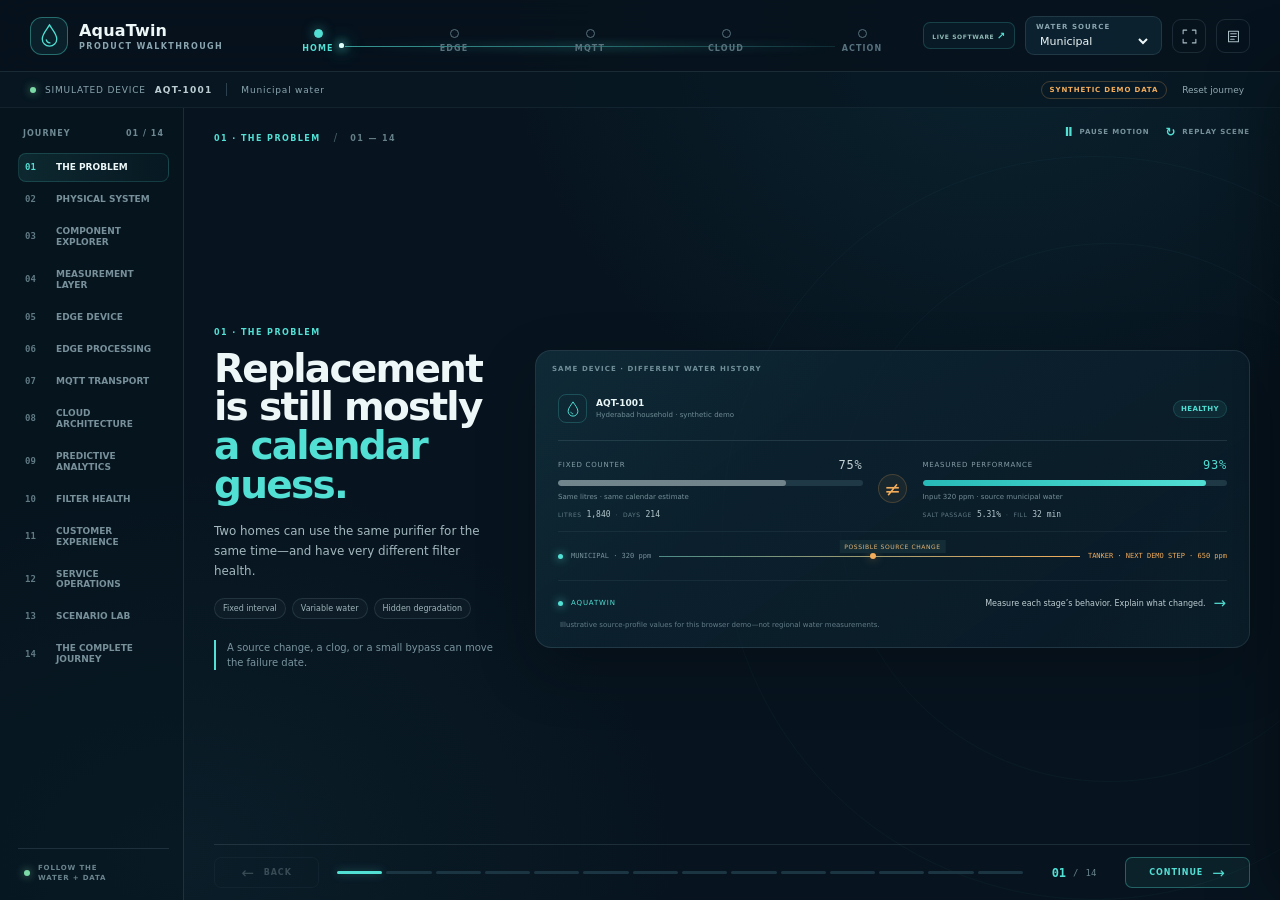
<file: index.html>
<!doctype html>
<html lang="en">
  <head>
    <meta charset="UTF-8" />
    <meta name="viewport" content="width=device-width, initial-scale=1.0" />
    <meta name="theme-color" content="#07141f" />
    <meta
      name="description"
      content="AquaTwin interactive engineering walkthrough — from purifier sensors to predictive service."
    />
    <link rel="icon" type="image/svg+xml" href="./favicon.svg" />
    <title>AquaTwin — Interactive Product Walkthrough</title>
    <link rel="stylesheet" href="./styles.css" />
    <script src="./app.js" defer></script>
  </head>
  <body>
    <div class="app-shell">
      <header class="topbar">
        <a class="brand" href="#" aria-label="AquaTwin walkthrough home" data-action="reset">
          <span class="brand-mark" aria-hidden="true">
            <svg viewBox="0 0 32 32">
              <path d="M16 3.5C12.6 9.1 7.4 14.2 7.4 20a8.6 8.6 0 0 0 17.2 0C24.6 14.2 19.4 9.1 16 3.5Z" />
              <path d="M12.2 21.1c.5 2.1 2 3.3 4.3 3.6" />
            </svg>
          </span>
          <span class="brand-copy">
            <strong>AquaTwin</strong>
            <small>PRODUCT WALKTHROUGH</small>
          </span>
        </a>

        <div class="journey-ribbon" aria-label="AquaTwin system journey">
          <div class="journey-line"></div>
          <span class="journey-packet packet-one"></span>
          <span class="journey-packet packet-two"></span>
          <button class="journey-node is-active" data-zone="home"><i></i><span>HOME</span></button>
          <button class="journey-node" data-zone="edge"><i></i><span>EDGE</span></button>
          <button class="journey-node" data-zone="mqtt"><i></i><span>MQTT</span></button>
          <button class="journey-node" data-zone="cloud"><i></i><span>CLOUD</span></button>
          <button class="journey-node" data-zone="action"><i></i><span>ACTION</span></button>
        </div>

        <div class="top-actions">
          <a class="software-demo-link" href="http://127.0.0.1:8000/console" title="Open the live synthetic backend demo">LIVE SOFTWARE <span>↗</span></a>
          <label class="compact-select">
            <span>WATER SOURCE</span>
            <select id="source-select" aria-label="Change simulated water source">
              <option value="municipal">Municipal</option>
              <option value="tanker">Tanker</option>
              <option value="borewell">Borewell</option>
            </select>
          </label>
          <button class="icon-button" id="fullscreen-button" title="Toggle fullscreen (F)" aria-label="Toggle fullscreen">
            <svg viewBox="0 0 24 24" aria-hidden="true"><path d="M8 3H3v5M16 3h5v5M3 16v5h5M21 16v5h-5" /></svg>
          </button>
          <button class="icon-button" id="notes-button" title="Presenter notes (N)" aria-label="Toggle presenter notes">
            <svg viewBox="0 0 24 24" aria-hidden="true"><path d="M5 4.5h14v15H5zM8 8h8M8 12h8M8 16h5" /></svg>
          </button>
        </div>
      </header>

      <div class="journey-context">
        <div class="context-left">
          <span class="live-dot"></span>
          <span>SIMULATED DEVICE</span>
          <b>AQT-1001</b>
          <span class="context-divider"></span>
          <span id="source-label">Municipal water</span>
        </div>
        <div class="context-right">
          <span class="demo-chip">SYNTHETIC DEMO DATA</span>
          <button class="text-button" id="reset-button">Reset journey</button>
        </div>
      </div>

      <div class="workspace">
        <aside class="scene-rail" aria-label="Walkthrough chapters">
          <div class="rail-heading"><span>JOURNEY</span><span id="rail-count">01 / 14</span></div>
          <nav id="scene-navigation" class="scene-navigation"></nav>
          <div class="rail-bottom">
            <span class="rail-pulse"></span>
            <span>FOLLOW THE<br />WATER + DATA</span>
          </div>
        </aside>

        <main class="stage" id="stage" aria-live="polite">
          <div class="stage-topline">
            <div>
              <span class="eyebrow" id="scene-kicker">THE OPPORTUNITY</span>
              <span class="stage-separator">/</span>
              <span class="eyebrow muted" id="scene-index">01 — 14</span>
            </div>
            <div class="stage-actions">
              <button class="subtle-button" id="motion-button" title="Pause motion (P)">
                <span class="motion-icon">Ⅱ</span><span id="motion-label">PAUSE MOTION</span>
              </button>
              <button class="subtle-button" id="replay-button" title="Replay this scene (R)">
                <span class="replay-icon">↻</span><span>REPLAY SCENE</span>
              </button>
            </div>
          </div>

          <section class="scene-host" id="scene-host" aria-label="Current walkthrough scene"></section>

          <footer class="controlbar">
            <button class="nav-button previous" id="previous-button" aria-label="Previous scene">
              <span aria-hidden="true">←</span><span>BACK</span>
            </button>
            <div class="progress-track" id="progress-track" aria-label="Scene progress"></div>
            <div class="scene-counter"><strong id="counter-current">01</strong><span>/</span><span>14</span></div>
            <button class="nav-button next" id="next-button" aria-label="Next scene">
              <span>CONTINUE</span><span aria-hidden="true">→</span>
            </button>
          </footer>
        </main>
      </div>

      <aside class="notes-drawer" id="notes-drawer" aria-hidden="true">
        <div class="notes-header">
          <div><span class="eyebrow">PRESENTER VIEW</span><h2>Talk track & build notes</h2></div>
          <button class="close-button" id="close-notes" aria-label="Close notes">×</button>
        </div>
        <div id="notes-content" class="notes-content"></div>
      </aside>
      <div class="drawer-scrim" id="drawer-scrim"></div>

      <div id="toast" class="toast" role="status" aria-live="polite"></div>
    </div>
  </body>
</html>
</file>
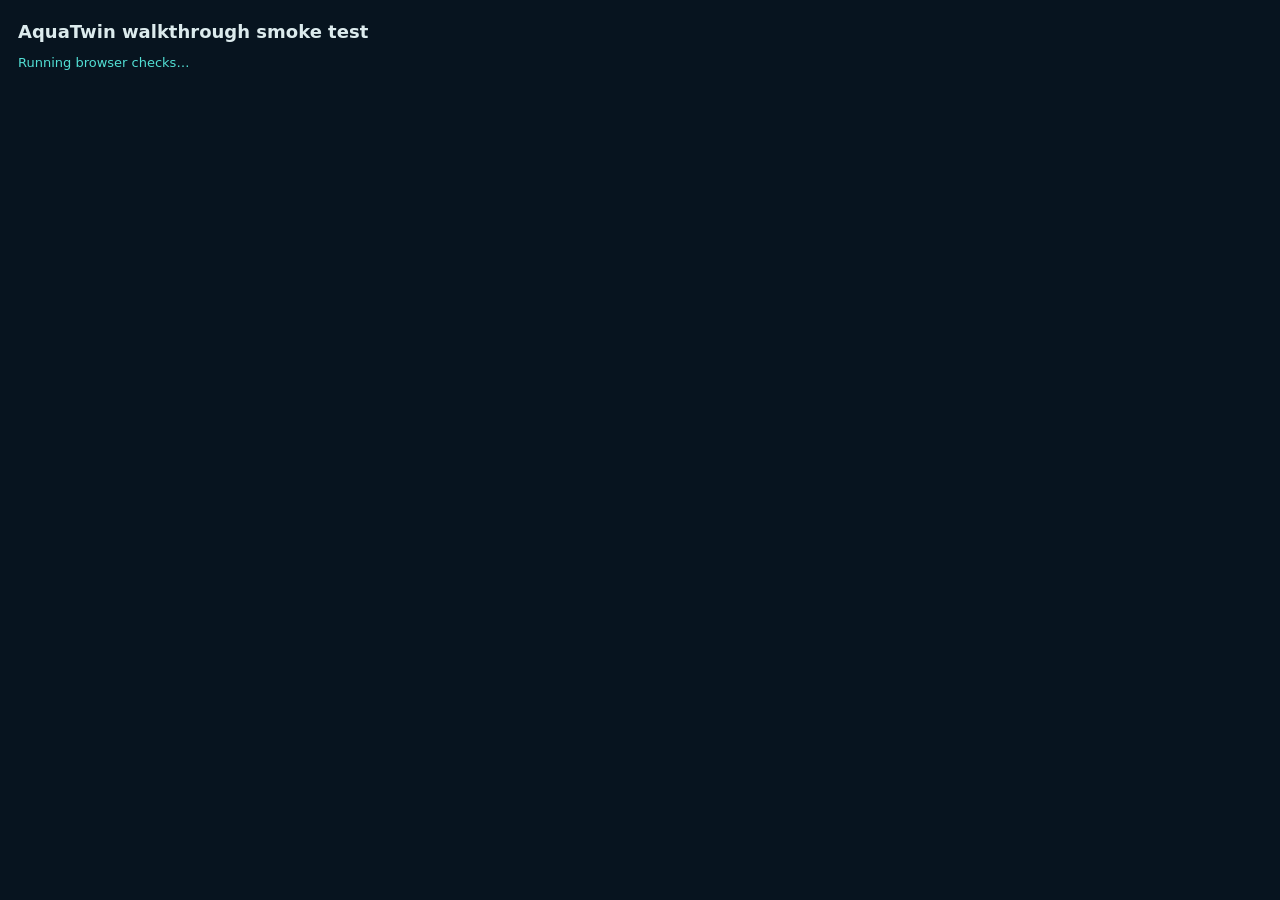
<file: tests/smoke.html>
<!doctype html>
<html lang="en">
  <head>
    <meta charset="utf-8" />
    <meta name="viewport" content="width=device-width,initial-scale=1" />
    <title>AquaTwin browser smoke test</title>
    <style>
      body { margin: 0; padding: 18px; color: #dcebed; background: #07141f; font: 13px/1.5 system-ui,sans-serif; }
      h1 { margin: 0 0 8px; font-size: 18px; }
      #result { color: #52dfd4; white-space: pre-wrap; }
      #failures { color: #ff8b8f; }
      iframe { position: fixed; width: 1px; height: 1px; left: -10px; top: -10px; border: 0; }
    </style>
  </head>
  <body>
    <h1>AquaTwin walkthrough smoke test</h1>
    <div id="result">Running browser checks…</div>
    <div id="failures"></div>
    <iframe title="AquaTwin walkthrough under test" src="../index.html"></iframe>
    <script>
      const result = document.querySelector("#result");
      const failureBox = document.querySelector("#failures");
      const wait = (ms = 150) => new Promise((resolve) => setTimeout(resolve, ms));
      const failures = [];
      const check = (condition, message) => { if (!condition) failures.push(message); };

      async function run() {
        const frame = document.querySelector("iframe");
        if (frame.contentDocument.readyState !== "complete") {
          await new Promise((resolve) => frame.addEventListener("load", resolve, { once: true }));
        }
        await wait(200);
        const doc = frame.contentDocument;
        const click = (selector) => {
          const element = doc.querySelector(selector);
          if (!element) throw new Error(`Missing test target: ${selector}`);
          element.dispatchEvent(new frame.contentWindow.MouseEvent("click", { bubbles: true, cancelable: true }));
        };

        check(doc.querySelectorAll(".scene-link").length === 14, "Expected all 14 scenes in the navigation rail.");
        for (let index = 0; index < 14; index += 1) {
          click(`.scene-link[data-scene="${index}"]`);
          await wait(160);
          check(doc.querySelector("#scene-index").textContent.startsWith(String(index + 1).padStart(2, "0")), `Scene ${index + 1} did not navigate.`);
          check(Boolean(doc.querySelector("#scene-host h1")), `Scene ${index + 1} has no visible narrative heading.`);
        }

        // Interactive purifier and sensor exploration.
        click('.scene-link[data-scene="2"]');
        await wait(170);
        click('[data-part="sediment"]');
        await wait(100);
        check(doc.querySelector(".selection-card").textContent.includes("Sediment"), "Purifier component selection did not update its explanation.");
        click('.scene-link[data-scene="3"]');
        await wait(170);
        click('[data-sensor="output-tds"]');
        await wait(80);
        check(doc.querySelector(".sensor-selection").textContent.includes("Output TDS"), "Sensor selection did not update its explanation.");

        // Shared source state and the brief's formula example.
        const source = doc.querySelector("#source-select");
        source.value = "tanker";
        source.dispatchEvent(new Event("change", { bubbles: true }));
        await wait(80);
        click('.scene-link[data-scene="3"]');
        await wait(170);
        check(doc.querySelector(".sensor-explorer").textContent.includes("650 ppm"), "Tanker profile did not reach the sensor scene.");
        check(doc.querySelector(".sensor-explorer").textContent.includes("35 ppm"), "Expected the synthetic 650/35 ppm example.");

        click('.scene-link[data-scene="5"]');
        await wait(170);
        source.value = "municipal";
        source.dispatchEvent(new Event("change", { bubbles: true }));
        await wait(80);
        click('[data-action="use-formula-example"]');
        await wait(80);
        check(doc.querySelector(".formula-result").textContent.includes("1.092"), "TCF example did not calculate as expected at 28 C.");
        check(doc.querySelector(".formula-result:nth-of-type(2)")?.textContent.includes("5.38%") ||
          [...doc.querySelectorAll(".formula-result")].some((node) => node.textContent.includes("5.38%")), "Salt-passage example did not calculate as expected.");
        for (const [key, value] of [["qp", "0.25"], ["ndpRef", "0.5"], ["ndp", "0.4"]]) {
          const input = doc.querySelector(`[data-npf="${key}"]`);
          input.value = value;
          input.dispatchEvent(new Event("input", { bubbles: true }));
        }
        check(doc.querySelector("#npf-result").textContent.includes("configured demo inputs"), "Configured NPF inputs did not produce a result.");

        // Faults update measurements and route through the service workflow.
        click('.scene-link[data-scene="12"]');
        await wait(170);
        click('[data-fault="ro-bypass"]');
        await wait(100);
        check(doc.querySelector('[data-live="scenario-quality"]').textContent === "VALID", "Bypass should remain a purifier fault, not a sensor fault.");
        check(doc.querySelector('[data-live="scenario-passage"]').textContent.includes("%"), "Bypass did not update shared salt-passage output.");

        click('[data-fault="sensor-malfunction"]');
        await wait(100);
        check(doc.querySelector('[data-live="scenario-quality"]').textContent === "SUSPECT", "Sensor malfunction did not lower telemetry quality.");
        check(doc.querySelector(".safety-strip").textContent.includes("not overridden"), "Safety interlock independence is not shown.");

        click('[data-fault="ro-fouling"]');
        await wait(100);
        click('.scene-link[data-scene="11"]');
        await wait(170);
        for (let step = 0; step < 5; step += 1) click('[data-action="advance-service"]');
        check(doc.querySelector(".service-board-head .tag").textContent.includes("DELIVERED"), "Service flow did not reach simulated delivery.");

        click('.scene-link[data-scene="13"]');
        await wait(170);
        click(".replay-full");
        await wait(21500);
        check(doc.querySelector("#scene-index").textContent.startsWith("14"), "End-to-end replay did not reach its final chapter.");
        check(doc.querySelector(".context-left").textContent.includes("Tanker water"), "End-to-end replay did not carry source state through the journey.");
        check(doc.querySelector("#scene-host").textContent.includes("Replay"), "End-to-end replay did not render the final journey state.");

        if (failures.length) {
          result.textContent = `FAIL · ${failures.length} issue(s)`;
          failureBox.textContent = failures.map((item) => `• ${item}`).join("\n");
          document.documentElement.dataset.testResult = "fail";
        } else {
          result.textContent = "PASS · 14 scenes, shared source/fault state, example calculations, NPF configuration, sensor-quality fallback, safety lane, and service workflow.";
          document.documentElement.dataset.testResult = "pass";
        }
      }

      run().catch((error) => {
        result.textContent = `FAIL · ${error.message}`;
        document.documentElement.dataset.testResult = "fail";
      });
    </script>
  </body>
</html>
</file>
<file: styles.css>
:root {
  color-scheme: dark;
  --ink: #07141f;
  --ink-2: #0a1b27;
  --panel: #0d2230;
  --panel-2: #102a38;
  --panel-3: #163746;
  --line: rgba(151, 190, 203, 0.15);
  --line-strong: rgba(151, 190, 203, 0.26);
  --text: #edf7f8;
  --muted: #8aa5af;
  --soft: #bdced2;
  --cyan: #52dfd4;
  --cyan-2: #27b9b7;
  --blue: #5d9fff;
  --amber: #f3ad5b;
  --red: #ff6d72;
  --green: #7cdaa7;
  --radius: 16px;
  --shadow: 0 22px 60px rgba(0, 0, 0, 0.24);
  font-family: Inter, "Aptos", "Segoe UI", system-ui, -apple-system, sans-serif;
  font-synthesis: none;
  text-rendering: optimizeLegibility;
}

* { box-sizing: border-box; }
html, body { width: 100%; height: 100%; margin: 0; overflow: hidden; }
body {
  color: var(--text);
  background:
    radial-gradient(ellipse at 78% 2%, rgba(21, 89, 103, 0.21), transparent 35%),
    radial-gradient(ellipse at 14% 95%, rgba(29, 84, 93, 0.15), transparent 32%),
    var(--ink);
}
button, select, input { font: inherit; }
button { color: inherit; }
button:focus-visible, select:focus-visible, input:focus-visible, [tabindex="0"]:focus-visible {
  outline: 2px solid var(--cyan);
  outline-offset: 3px;
}
svg { display: block; }

.app-shell { height: 100%; min-height: 560px; display: flex; flex-direction: column; position: relative; overflow: hidden; }
.topbar {
  height: 72px; flex: 0 0 72px; display: grid; grid-template-columns: 235px minmax(360px, 1fr) 335px;
  align-items: center; gap: 26px; padding: 0 30px; border-bottom: 1px solid var(--line);
  background: rgba(6, 18, 28, 0.86); z-index: 5; backdrop-filter: blur(18px);
}
.brand { display: inline-flex; gap: 11px; align-items: center; color: var(--text); text-decoration: none; width: max-content; }
.brand-mark { display: grid; place-items: center; width: 38px; height: 38px; border: 1px solid rgba(82, 223, 212, .4); border-radius: 12px; background: rgba(82, 223, 212, .08); }
.brand-mark svg { width: 27px; height: 27px; fill: none; stroke: var(--cyan); stroke-width: 1.55; stroke-linecap: round; }
.brand-copy { display: grid; gap: 2px; }
.brand-copy strong { font-size: 16px; letter-spacing: .01em; }
.brand-copy small { font-size: 8px; font-weight: 700; letter-spacing: .18em; color: var(--muted); }

.journey-ribbon { align-self: stretch; position: relative; display: flex; justify-content: space-between; align-items: center; max-width: 610px; width: 100%; margin: auto; }
.journey-line { position: absolute; top: 27px; left: 9%; right: 9%; height: 1px; background: linear-gradient(90deg, rgba(82,223,212,.65), rgba(82,223,212,.13)); }
.journey-line::after { content: ""; position: absolute; inset: -2px 0; background: linear-gradient(90deg, transparent, rgba(82,223,212,.25), transparent); filter: blur(4px); }
.journey-node { appearance: none; position: relative; z-index: 1; border: 0; background: transparent; padding: 10px 4px 0; display: grid; justify-items: center; gap: 6px; color: #58727e; cursor: pointer; min-width: 54px; }
.journey-node i { width: 9px; height: 9px; border: 1px solid #58727e; background: var(--ink); border-radius: 50%; transition: .3s ease; }
.journey-node span { font-size: 8px; letter-spacing: .14em; font-weight: 700; }
.journey-node.is-active { color: var(--cyan); }
.journey-node.is-active i, .journey-node.is-passed i { background: var(--cyan); border-color: var(--cyan); box-shadow: 0 0 12px rgba(82,223,212,.55); }
.journey-node.is-passed { color: #8ebebd; }
.journey-packet { position: absolute; z-index: 2; top: 24px; left: 8%; width: 5px; height: 5px; border-radius: 50%; background: #dffffa; box-shadow: 0 0 10px var(--cyan), 0 0 20px var(--cyan); animation: ribbonTravel 7s linear infinite; pointer-events: none; }
.packet-two { animation-delay: -3.6s; opacity: .58; }
@keyframes ribbonTravel { to { left: 91%; opacity: .3; } }

.top-actions { display: flex; gap: 10px; justify-content: flex-end; align-items: center; }
.software-demo-link { padding: 7px 8px; border: 1px solid rgba(82,223,212,.2); border-radius: 7px; color: #91b9b6; background: rgba(82,223,212,.035); text-decoration: none; font-size: 6px; font-weight: 800; letter-spacing: .1em; white-space: nowrap; transition: .18s ease; }
.software-demo-link:hover { border-color: rgba(82,223,212,.48); color: var(--cyan); background: rgba(82,223,212,.08); }
.software-demo-link span { color: var(--cyan); font-size: 10px; }
.compact-select { display: grid; gap: 3px; padding: 6px 10px 5px; min-width: 137px; border: 1px solid var(--line); border-radius: 9px; background: rgba(16,42,56,.68); }
.compact-select span { color: var(--muted); font-weight: 700; font-size: 7px; letter-spacing: .15em; }
.compact-select select { width: 100%; color: var(--text); border: 0; outline: 0; background: transparent; font-size: 11px; cursor: pointer; }
.compact-select option { background: #102a38; color: var(--text); }
.icon-button, .close-button { width: 34px; height: 34px; padding: 8px; display: grid; place-items: center; border: 1px solid var(--line); background: transparent; border-radius: 9px; color: #abc0c7; cursor: pointer; transition: .2s ease; }
.icon-button:hover, .close-button:hover { color: var(--cyan); border-color: rgba(82,223,212,.45); background: rgba(82,223,212,.06); }
.icon-button svg { width: 17px; height: 17px; fill: none; stroke: currentColor; stroke-width: 1.5; stroke-linecap: round; stroke-linejoin: round; }

.journey-context { height: 36px; flex: 0 0 36px; display: flex; justify-content: space-between; align-items: center; padding: 0 30px; border-bottom: 1px solid rgba(151,190,203,.08); background: rgba(8,24,35,.74); color: var(--muted); font-size: 9px; letter-spacing: .09em; }
.context-left, .context-right { display: flex; align-items: center; gap: 9px; }
.context-left b { color: var(--soft); font-size: 9px; letter-spacing: .13em; }
.live-dot, .rail-pulse { width: 6px; height: 6px; border-radius: 50%; background: var(--green); box-shadow: 0 0 9px rgba(124,218,167,.7); }
.context-divider { height: 13px; border-left: 1px solid var(--line-strong); margin: 0 5px; }
.demo-chip { border: 1px solid rgba(243,173,91,.25); border-radius: 99px; padding: 4px 8px; color: var(--amber); font-size: 7px; font-weight: 800; letter-spacing: .12em; }
.text-button { border: 0; color: #91aab2; background: transparent; cursor: pointer; font-size: 9px; }
.text-button:hover { color: var(--text); }

.workspace { min-height: 0; flex: 1; display: grid; grid-template-columns: 184px minmax(0, 1fr); }
.scene-rail { min-height: 0; padding: 21px 14px 17px 18px; border-right: 1px solid var(--line); display: flex; flex-direction: column; background: rgba(6,19,29,.42); }
.rail-heading { display: flex; align-items: center; justify-content: space-between; color: #6f8993; font-size: 8px; font-weight: 800; letter-spacing: .13em; padding: 0 5px 15px; }
.scene-navigation { display: grid; gap: 3px; overflow-y: auto; scrollbar-width: thin; scrollbar-color: #274350 transparent; }
.scene-link { display: grid; grid-template-columns: 23px minmax(0,1fr); align-items: center; gap: 8px; width: 100%; padding: 8px 6px; border: 1px solid transparent; border-radius: 8px; color: #77909a; background: transparent; text-align: left; cursor: pointer; transition: .18s ease; }
.scene-link:hover { color: var(--text); background: rgba(255,255,255,.035); }
.scene-link.is-current { color: var(--text); border-color: rgba(82,223,212,.17); background: linear-gradient(90deg, rgba(82,223,212,.1), rgba(82,223,212,.025)); }
.scene-link.is-passed .scene-number { color: var(--cyan); }
.scene-number { font: 700 9px/1 ui-monospace, SFMono-Regular, Consolas, monospace; color: #617b85; }
.scene-link.is-current .scene-number { color: var(--cyan); }
.scene-link-title { font-size: 9px; line-height: 1.22; font-weight: 600; }
.rail-bottom { margin-top: auto; padding: 14px 6px 0; border-top: 1px solid var(--line); display: flex; align-items: center; gap: 8px; color: #6b858f; font-size: 7px; letter-spacing: .12em; line-height: 1.45; font-weight: 700; }
.rail-pulse { flex: 0 0 auto; }

.stage { position: relative; min-width: 0; min-height: 0; padding: 18px 30px 0; display: flex; flex-direction: column; overflow: hidden; }
.stage::before { content: ""; position: absolute; width: 58vw; height: 58vw; max-width: 900px; max-height: 900px; top: 6%; right: -17%; border: 1px solid rgba(82,223,212,.035); border-radius: 50%; pointer-events: none; }
.stage::after { content: ""; position: absolute; width: 42vw; height: 42vw; max-width: 650px; max-height: 650px; top: 17%; right: -9%; border: 1px solid rgba(82,223,212,.035); border-radius: 50%; pointer-events: none; }
.stage-topline { flex: 0 0 28px; position: relative; z-index: 1; display: flex; align-items: flex-start; justify-content: space-between; }
.eyebrow { color: var(--cyan); font-size: 8px; font-weight: 800; letter-spacing: .18em; }
.eyebrow.muted { color: #657f89; }
.stage-separator { margin: 0 8px; color: #48616b; font-size: 10px; }
.stage-actions { display: flex; gap: 16px; align-items: center; }
.subtle-button { display: inline-flex; align-items: center; gap: 6px; padding: 0; border: 0; color: #78939c; background: transparent; font-size: 7px; font-weight: 800; letter-spacing: .12em; cursor: pointer; }
.subtle-button:hover { color: var(--text); }
.motion-icon, .replay-icon { font-size: 12px; line-height: 1; color: var(--cyan); }

.scene-host { position: relative; min-height: 0; flex: 1; z-index: 1; }
.scene-host.scene-exit { opacity: .42; transform: translateX(-8px) scale(.995); transition: .1s ease; }
.scene-host.scene-enter .scene-layout { animation: cameraIn .64s cubic-bezier(.18,.74,.23,1) both; }
@keyframes cameraIn { from { opacity: .25; transform: translateX(18px) scale(.985); filter: blur(1.5px); } to { opacity: 1; transform: none; filter: none; } }
.scene-layout { height: 100%; min-height: 0; display: grid; grid-template-columns: minmax(225px, .68fr) minmax(0, 1.72fr); gap: clamp(18px, 3vw, 48px); align-items: center; }
.wide-layout { grid-template-columns: minmax(220px,.45fr) minmax(0,1fr); align-items: start; }
.wide-layout .scene-copy { padding-top: 3vh; }
.scene-copy { align-self: center; position: relative; z-index: 2; max-width: 440px; animation: copyIn .5s ease both; }
.scene-copy .kicker { color: var(--cyan); font-size: 8px; font-weight: 800; letter-spacing: .18em; margin-bottom: 13px; }
.scene-copy h1 { margin: 0; max-width: 600px; font-size: clamp(30px, 3.05vw, 52px); line-height: .99; font-weight: 570; letter-spacing: -.045em; }
.scene-copy h1 em { font-style: normal; color: var(--cyan); }
.scene-copy .lead { max-width: 380px; margin: 17px 0 0; color: #a3b8be; font-size: clamp(11px, .93vw, 14px); line-height: 1.68; }
.scene-copy .copy-foot { margin-top: 21px; padding-left: 11px; border-left: 2px solid var(--cyan); color: #79949e; font-size: 10px; line-height: 1.5; }
.copy-tags { display: flex; flex-wrap: wrap; gap: 6px; margin-top: 17px; }
.copy-tag { padding: 5px 8px; color: #9eb3b9; border: 1px solid var(--line); background: rgba(255,255,255,.025); border-radius: 99px; font-size: 8px; }
.accent-text { color: var(--cyan); }
.visual-panel { position: relative; min-width: 0; min-height: 0; height: min(100%, 610px); display: flex; flex-direction: column; justify-content: center; animation: visualIn .58s cubic-bezier(.2,.75,.25,1) both; }
.visual-panel.wide { grid-column: 1 / -1; height: 100%; }
.visual-frame { position: relative; min-width: 0; border: 1px solid var(--line); border-radius: var(--radius); background: linear-gradient(145deg, rgba(16,42,56,.72), rgba(9,27,39,.83)); box-shadow: var(--shadow); overflow: hidden; }
.visual-frame::before { content: ""; position: absolute; inset: 0; pointer-events: none; background: linear-gradient(130deg, rgba(82,223,212,.035), transparent 34%, transparent 78%, rgba(82,223,212,.025)); }
.frame-label { position: absolute; z-index: 2; top: 14px; left: 16px; color: #71909a; font-size: 7px; letter-spacing: .15em; font-weight: 800; }
.frame-label.right { left: auto; right: 16px; }
.visual-note { color: #718a94; font-size: 8px; margin: 9px 2px 0; line-height: 1.4; }
.data-pill { display: inline-flex; align-items: center; gap: 6px; padding: 6px 8px; border: 1px solid var(--line); border-radius: 7px; background: rgba(7,20,31,.7); color: #9ab0b8; font-size: 8px; }
.data-pill strong { color: var(--text); font: 700 9px ui-monospace, Consolas, monospace; }
.pill-dot { width: 5px; height: 5px; border-radius: 50%; background: var(--cyan); box-shadow: 0 0 7px var(--cyan); }

@keyframes copyIn { from { opacity: 0; transform: translateY(12px); } to { opacity: 1; transform: none; } }
@keyframes visualIn { from { opacity: 0; transform: translate(12px, 5px) scale(.992); } to { opacity: 1; transform: none; } }
@keyframes dashFlow { to { stroke-dashoffset: -45; } }
@keyframes chartDraw { to { stroke-dashoffset: 0; } }
@keyframes particleReveal { from { opacity: 0; } to { opacity: .42; } }
@keyframes floatUp { 0% { transform: translateY(14px); opacity: 0; } 18% { opacity: 1; } 82% { opacity: 1; } 100% { transform: translateY(-15px); opacity: 0; } }
@keyframes pulse { 0%, 100% { box-shadow: 0 0 0 0 rgba(82,223,212,.15); } 50% { box-shadow: 0 0 0 6px rgba(82,223,212,0); } }
@keyframes sweep { from { transform: translateX(-120%); } to { transform: translateX(240%); } }

.controlbar { flex: 0 0 56px; min-height: 56px; z-index: 2; display: grid; grid-template-columns: 105px minmax(100px, 1fr) 66px 125px; align-items: center; gap: 18px; border-top: 1px solid var(--line); }
.nav-button { display: inline-flex; align-items: center; justify-content: center; gap: 9px; min-height: 31px; padding: 0 11px; border: 1px solid var(--line); border-radius: 7px; background: transparent; color: #91a8af; font-size: 8px; font-weight: 800; letter-spacing: .12em; cursor: pointer; transition: .2s ease; }
.nav-button:hover:not(:disabled) { color: var(--text); border-color: rgba(82,223,212,.5); background: rgba(82,223,212,.06); }
.nav-button.next { border-color: rgba(82,223,212,.34); color: var(--cyan); background: rgba(82,223,212,.07); }
.nav-button:disabled { opacity: .34; cursor: default; }
.nav-button span:first-child[aria-hidden="true"], .nav-button span:last-child[aria-hidden="true"] { font-size: 15px; font-weight: 400; }
.progress-track { height: 3px; display: grid; grid-template-columns: repeat(14, 1fr); gap: 4px; cursor: pointer; }
.progress-segment { border: 0; border-radius: 99px; background: #1c3542; padding: 0; overflow: hidden; cursor: pointer; }
.progress-segment::after { content: ""; display: block; width: 100%; height: 100%; background: var(--cyan); transform: scaleX(0); transform-origin: left; transition: transform .35s ease; }
.progress-segment.is-done::after, .progress-segment.is-active::after { transform: scaleX(1); }
.progress-segment.is-active { box-shadow: 0 0 8px rgba(82,223,212,.35); }
.scene-counter { display: flex; gap: 7px; align-items: center; justify-content: center; color: #67818b; font: 9px ui-monospace, Consolas, monospace; }
.scene-counter strong { color: var(--cyan); font-size: 12px; }

.notes-drawer { position: absolute; z-index: 12; top: 72px; right: 0; bottom: 0; width: min(410px, 38vw); padding: 25px; border-left: 1px solid var(--line-strong); background: #0b202c; box-shadow: -20px 0 60px rgba(0,0,0,.35); transform: translateX(103%); transition: transform .35s cubic-bezier(.2,.75,.25,1); overflow-y: auto; }
.notes-drawer.is-open { transform: translateX(0); }
.drawer-scrim { display: none; position: absolute; z-index: 11; inset: 72px 0 0; background: rgba(0,0,0,.2); }
.drawer-scrim.is-visible { display: block; }
.notes-header { display: flex; justify-content: space-between; gap: 12px; align-items: flex-start; padding-bottom: 18px; border-bottom: 1px solid var(--line); }
.notes-header h2 { margin: 8px 0 0; font-size: 18px; font-weight: 560; letter-spacing: -.025em; }
.close-button { font-size: 20px; line-height: 1; padding: 0; }
.notes-content { color: #a8bbc1; font-size: 11px; line-height: 1.7; }
.notes-content h3 { margin: 20px 0 7px; color: var(--cyan); font-size: 8px; letter-spacing: .16em; }
.notes-content p { margin: 0; }
.notes-content ul { margin: 7px 0 0; padding-left: 17px; }
.notes-content li { margin: 4px 0; }
.blueprint-card { margin-top: 19px; padding: 13px; border: 1px solid rgba(93,159,255,.18); border-radius: 9px; background: rgba(93,159,255,.045); }
.blueprint-card h3 { margin-top: 0; color: #8eb7ff; }
.toast { position: absolute; z-index: 20; left: 50%; bottom: 70px; transform: translate(-50%, 14px); padding: 9px 13px; border: 1px solid rgba(82,223,212,.25); border-radius: 8px; background: #102b38; color: #d9eeee; font-size: 10px; opacity: 0; pointer-events: none; transition: .22s ease; }
.toast.is-visible { opacity: 1; transform: translate(-50%, 0); }

/* Reusable purifier and physical-signal illustration */
.purifier-frame { padding: 40px 14px 14px; }
.purifier-svg { width: 100%; height: auto; overflow: visible; }
.pipe-base { fill: none; stroke: #31505c; stroke-width: 6; stroke-linecap: round; }
.pipe-water { fill: none; stroke: url(#water-gradient); stroke-width: 3; stroke-linecap: round; stroke-dasharray: 11 14; animation: dashFlow 1.3s linear infinite; }
.component-shell { fill: #173645; stroke: #527381; stroke-width: 1.3; transition: .25s ease; }
.component-cap { fill: #244c5c; stroke: #527381; stroke-width: 1; }
.component-label { fill: #bbccd1; font: 10px system-ui, sans-serif; text-anchor: middle; }
.component-mini { fill: #718d97; font: 7px system-ui, sans-serif; text-anchor: middle; letter-spacing: .06em; }
.component-code { fill: #607d87; font: 7px ui-monospace, Consolas, monospace; text-anchor: middle; }
.component-symbol { fill: none; stroke: #93b1ba; stroke-width: 1.4; stroke-linecap: round; stroke-linejoin: round; }
.component-group { cursor: pointer; transition: opacity .22s ease; }
.component-group:hover .component-shell, .component-group.is-selected .component-shell { stroke: var(--cyan); fill: #1b4854; filter: drop-shadow(0 0 7px rgba(82,223,212,.2)); }
.component-group.is-selected .component-label { fill: var(--cyan); }
.component-group.is-dim { opacity: .3; }
.component-group.is-warning .component-shell { stroke: var(--amber); }
.component-group.is-critical .component-shell { stroke: var(--red); }
.flow-arrow { fill: var(--cyan); opacity: .8; }
.sensor-marker { cursor: pointer; }
.sensor-marker circle.marker-ring { fill: #0b202c; stroke: var(--amber); stroke-width: 1.6; }
.sensor-marker circle.marker-core { fill: var(--amber); }
.sensor-marker.is-selected .marker-ring { stroke: #fff; stroke-width: 2.3; filter: drop-shadow(0 0 5px var(--amber)); }
.sensor-marker text { fill: #f8d2a1; font: 7px ui-monospace, Consolas, monospace; }
.sensor-leader { fill: none; stroke: rgba(243,173,91,.5); stroke-width: .8; stroke-dasharray: 2 2; }
.tank-water { fill: rgba(39,185,183,.17); }
.ro-membrane { stroke: rgba(82,223,212,.68); stroke-width: 1.2; stroke-dasharray: 2 2; }

.selection-card { display: grid; grid-template-columns: minmax(0,1fr) auto; gap: 12px; padding: 12px 14px; margin-top: 9px; border: 1px solid var(--line); border-radius: 10px; background: rgba(8,24,35,.8); }
.selection-card h3 { margin: 0 0 4px; font-size: 11px; font-weight: 650; }
.selection-card p { margin: 0; color: #8da5ad; font-size: 9px; line-height: 1.5; }
.selection-card .selection-subline { margin-top: 8px; padding-top: 7px; border-top: 1px solid rgba(151,190,203,.09); color: #77919b; font-size: 8px; line-height: 1.65; }
.muted-label { display: inline-block; min-width: 83px; color: #5f7b85; font-size: 7px; font-weight: 800; letter-spacing: .1em; }
.selection-meta { color: var(--cyan); text-align: right; font: 8px/1.5 ui-monospace, Consolas, monospace; white-space: nowrap; }
.measurement-grid { display: grid; grid-template-columns: repeat(4,1fr); gap: 7px; margin-top: 10px; }
.measurement-tile { border: 1px solid var(--line); border-radius: 8px; padding: 8px 9px; background: rgba(7,20,31,.64); cursor: pointer; transition: .2s ease; }
.measurement-tile:hover, .measurement-tile.is-selected { border-color: rgba(243,173,91,.55); background: rgba(243,173,91,.07); }
.measurement-tile small { display: block; color: #7a929b; font-size: 7px; letter-spacing: .08em; text-transform: uppercase; }
.measurement-tile strong { display: block; margin-top: 5px; color: var(--text); font: 600 11px ui-monospace, Consolas, monospace; }
.measurement-tile span { display: block; margin-top: 2px; color: #677f89; font-size: 7px; }

/* Common technical visualizations */
.mini-grid { position: absolute; inset: 0; opacity: .35; background-image: linear-gradient(rgba(138,165,175,.08) 1px, transparent 1px), linear-gradient(90deg, rgba(138,165,175,.08) 1px, transparent 1px); background-size: 32px 32px; mask-image: linear-gradient(90deg, transparent, black 25%, black 85%, transparent); }
.flow-diagram { position: relative; display: flex; align-items: center; gap: 0; width: 100%; }
.flow-node { position: relative; z-index: 1; flex: 1; min-width: 0; text-align: center; }
.flow-node-card { display: grid; place-items: center; min-height: 71px; padding: 9px 5px; border: 1px solid var(--line-strong); border-radius: 10px; background: #102a38; }
.flow-node-card svg { width: 22px; height: 22px; margin-bottom: 7px; fill: none; stroke: var(--cyan); stroke-width: 1.4; stroke-linecap: round; stroke-linejoin: round; }
.flow-node strong { font-size: 8px; font-weight: 650; }
.flow-node small { display: block; margin-top: 4px; color: #77919b; font-size: 7px; line-height: 1.3; }
.flow-connector { flex: .24; height: 1px; position: relative; background: rgba(82,223,212,.32); min-width: 13px; }
.flow-connector::after { content: ""; position: absolute; inset: -1px 0; background: linear-gradient(90deg, transparent, var(--cyan), transparent); animation: sweep 2.5s linear infinite; }
.flow-connector::before { content: "›"; position: absolute; right: -2px; top: -9px; z-index: 1; color: var(--cyan); font-size: 15px; }
.metric-row { display: grid; grid-template-columns: repeat(3,1fr); gap: 8px; }
.metric-card { padding: 11px 12px; border: 1px solid var(--line); border-radius: 9px; background: rgba(7,20,31,.7); }
.metric-card small { display: block; color: #7f98a1; font-size: 7px; letter-spacing: .12em; }
.metric-card strong { display: block; margin-top: 7px; color: var(--text); font: 600 17px ui-monospace, Consolas, monospace; }
.metric-card em { color: var(--cyan); font-size: 8px; font-style: normal; }
.split-panel { display: grid; grid-template-columns: 1.05fr .95fr; gap: 12px; min-height: 0; }
.subpanel { min-width: 0; padding: 15px; border: 1px solid var(--line); border-radius: 12px; background: rgba(8,24,35,.72); }
.subpanel-title { display: flex; align-items: center; justify-content: space-between; gap: 8px; margin-bottom: 13px; }
.subpanel-title strong { font-size: 9px; font-weight: 700; }
.subpanel-title span { color: #718b95; font-size: 7px; letter-spacing: .1em; }
.data-line { display: flex; align-items: center; justify-content: space-between; gap: 12px; padding: 7px 0; border-bottom: 1px solid rgba(151,190,203,.08); color: #819aa3; font-size: 8px; }
.data-line:last-child { border-bottom: 0; }
.data-line strong { color: #dce9eb; font: 600 9px ui-monospace, Consolas, monospace; }
.tag { display: inline-flex; align-items: center; padding: 4px 7px; border-radius: 99px; color: var(--cyan); background: rgba(82,223,212,.08); border: 1px solid rgba(82,223,212,.16); font-size: 7px; font-weight: 700; letter-spacing: .06em; }
.tag.amber { color: var(--amber); background: rgba(243,173,91,.08); border-color: rgba(243,173,91,.2); }
.tag.red { color: var(--red); background: rgba(255,109,114,.08); border-color: rgba(255,109,114,.18); }
.chart-svg { width: 100%; height: auto; overflow: visible; }
.chart-grid { stroke: rgba(151,190,203,.12); stroke-width: 1; }
.chart-line { fill: none; stroke: var(--cyan); stroke-width: 2; stroke-linecap: round; stroke-linejoin: round; stroke-dasharray: 600; stroke-dashoffset: 600; animation: chartDraw 1.35s ease-out forwards; }
.chart-line.secondary { stroke: var(--blue); }
.chart-area { fill: url(#chart-fill); }
.chart-label { fill: #718a94; font: 8px system-ui,sans-serif; }
.chart-dot { fill: var(--cyan); stroke: #0b202c; stroke-width: 2; }

/* Formula scene */
.formula-stack { display: grid; gap: 9px; }
.formula-card { position: relative; padding: 12px 14px; border: 1px solid var(--line); border-radius: 10px; background: rgba(7,20,31,.73); overflow: hidden; }
.formula-card.is-active { border-color: rgba(82,223,212,.46); box-shadow: inset 3px 0 var(--cyan); }
.formula-name { color: #89a4ad; font-size: 7px; font-weight: 800; letter-spacing: .14em; }
.formula-equation { margin-top: 7px; color: #effafa; font: 500 clamp(12px,1.15vw,16px) ui-monospace, SFMono-Regular, Consolas, monospace; letter-spacing: -.04em; }
.formula-result { margin-top: 7px; color: var(--cyan); font: 700 11px ui-monospace, Consolas, monospace; }
.formula-example-button { margin-top: 6px; padding: 5px 7px; color: #8fa9b0; font-size: 6px; }
.formula-inputs { display: flex; flex-wrap: wrap; gap: 6px; margin-top: 8px; }
.formula-inputs label { display: grid; gap: 4px; color: #7e99a2; font-size: 7px; }
.formula-inputs input { width: 84px; padding: 6px 7px; border: 1px solid var(--line-strong); border-radius: 6px; outline: none; color: var(--text); background: #0b202c; font: 9px ui-monospace, Consolas, monospace; }
.formula-inputs input::placeholder { color: #526d77; }

/* Controller and cloud diagrams */
.chip-visual { position: relative; display: grid; place-items: center; min-height: 235px; }
.chip-board { position: relative; width: min(74%, 380px); aspect-ratio: 1.75; display: grid; place-items: center; border: 1px solid rgba(82,223,212,.5); border-radius: 18px; background: linear-gradient(135deg,#10333e,#0b202b); box-shadow: 0 0 48px rgba(39,185,183,.08), inset 0 0 34px rgba(82,223,212,.04); }
.chip-board::before, .chip-board::after { content: ""; position: absolute; inset: 12px; border: 1px dashed rgba(82,223,212,.12); border-radius: 12px; }
.chip-board::after { inset: auto 24px -11px; height: 10px; border: 1px solid rgba(82,223,212,.25); border-top: 0; border-radius: 0 0 8px 8px; }
.chip-core { width: 58%; height: 62%; display: grid; place-items: center; border: 1px solid rgba(82,223,212,.55); border-radius: 10px; background: #09202b; box-shadow: 0 0 22px rgba(82,223,212,.09); text-align: center; }
.chip-core strong { font: 700 16px ui-monospace, Consolas, monospace; letter-spacing: .04em; }
.chip-core span { color: var(--cyan); font-size: 7px; letter-spacing: .14em; }
.chip-pin { position: absolute; left: -5px; right: -5px; top: 20%; height: 60%; display: flex; flex-direction: column; justify-content: space-around; pointer-events: none; }
.chip-pin i { width: 8px; height: 1px; background: #55959d; }
.chip-pin.left { align-items: flex-start; }
.chip-pin.right { align-items: flex-end; }
.chip-callout { position: absolute; padding: 7px 9px; border: 1px solid var(--line); border-radius: 7px; background: #0c222e; color: #9cb1b8; font-size: 8px; }
.chip-callout.left { top: 19%; left: 3%; }
.chip-callout.right { top: 24%; right: 2%; }
.chip-callout.bottom { bottom: 5%; left: 33%; }
.cloud-layers { display: grid; grid-template-columns: repeat(4,1fr); gap: 9px; align-items: stretch; }
.cloud-layer { position: relative; min-height: 118px; padding: 12px 10px; border: 1px solid var(--line); border-radius: 10px; background: rgba(9,29,41,.84); }
.cloud-layer .layer-index { color: #64818b; font: 8px ui-monospace,Consolas,monospace; }
.cloud-layer svg { width: 22px; height: 22px; margin: 12px 0 10px; fill: none; stroke: var(--cyan); stroke-width: 1.4; }
.cloud-layer strong { display: block; font-size: 8px; }
.cloud-layer small { display: block; margin-top: 5px; color: #79939d; font-size: 7px; line-height: 1.4; }
.layer-arrow { position: absolute; top: 50%; right: -10px; z-index: 2; color: var(--cyan); font-size: 15px; }

/* Analytics */
.algorithm-grid { height: 100%; display: grid; grid-template-columns: repeat(2,minmax(0,1fr)); grid-template-rows: repeat(2,minmax(0,1fr)); gap: 10px; }
.algorithm-card { min-height: 0; position: relative; overflow: hidden; padding: 12px 13px; border: 1px solid var(--line); border-radius: 11px; background: rgba(8,25,36,.82); }
.algorithm-card h3 { margin: 0; font-size: 9px; font-weight: 700; }
.algorithm-card .algorithm-location { color: #68848e; font-size: 7px; letter-spacing: .11em; }
.algorithm-card p { margin: 7px 0 0; color: #819ba4; font-size: 8px; line-height: 1.45; }
.algorithm-card .algorithm-visual { height: calc(100% - 72px); min-height: 77px; margin-top: 8px; position: relative; }
.particle-path { fill: none; stroke: #3a8290; stroke-width: .7; opacity: .42; animation: particleReveal .8s ease-out both; }
.particle-path.active { stroke: var(--cyan); opacity: .7; animation: none; }
.fault-classes { display: grid; grid-template-columns: repeat(3,1fr); gap: 5px; margin-top: 7px; }
.fault-class { padding: 5px 4px; border-radius: 5px; background: rgba(255,255,255,.035); color: #79919a; text-align: center; font-size: 7px; }
.fault-class.is-top { color: var(--amber); border: 1px solid rgba(243,173,91,.32); }
.change-point-line { fill: none; stroke: #5d9fff; stroke-width: 1.6; }
.change-point-mark { stroke: var(--amber); stroke-width: 1.5; stroke-dasharray: 3 3; }

/* Health and service visualizations */
.health-list { display: grid; gap: 7px; }
.health-row { display: grid; grid-template-columns: 95px minmax(70px,1fr) 52px 76px; gap: 10px; align-items: center; padding: 8px 9px; border: 1px solid rgba(151,190,203,.1); border-radius: 8px; background: rgba(7,20,31,.55); }
.health-name { font-size: 8px; font-weight: 650; }
.health-state { color: #718992; font-size: 7px; margin-top: 3px; }
.health-meter { height: 4px; border-radius: 99px; background: #213945; overflow: hidden; }
.health-meter i { display: block; height: 100%; border-radius: inherit; background: var(--green); transition: width .5s ease; }
.health-meter i.warning { background: var(--amber); }
.health-meter i.critical { background: var(--red); }
.health-meter.unavailable { background: repeating-linear-gradient(135deg,#1a303b,#1a303b 3px,#243a44 3px,#243a44 6px); }
.health-percent { text-align: right; font: 9px ui-monospace,Consolas,monospace; color: #d8e7e9; }
.health-rul { text-align: right; color: #9eb3b8; font: 8px ui-monospace,Consolas,monospace; }
.health-rul small { display: block; margin-bottom: 3px; color: #69838c; font: 6px system-ui,sans-serif; letter-spacing: .1em; }
.range-band { height: 86px; position: relative; margin-top: 13px; border: 1px solid var(--line); border-radius: 9px; background: rgba(7,20,31,.52); }
.range-band .range-title { position: absolute; top: 9px; left: 10px; color: #79939d; font-size: 7px; letter-spacing: .12em; }
.range-axis { position: absolute; left: 12%; right: 10%; top: 51px; height: 2px; background: #28434f; }
.range-fill { position: absolute; left: 31%; width: 43%; top: 43px; height: 18px; border: 1px solid rgba(82,223,212,.2); border-radius: 99px; background: linear-gradient(90deg, rgba(82,223,212,.06), rgba(82,223,212,.27), rgba(82,223,212,.06)); }
.range-marker { position: absolute; top: 37px; width: 1px; height: 28px; background: var(--cyan); }
.range-marker.p10 { left: 31%; }
.range-marker.p50 { left: 52%; height: 34px; top: 34px; background: #f3ad5b; }
.range-marker.p90 { left: 74%; }
.range-caption { position: absolute; top: 63px; transform: translateX(-50%); color: #9ab0b7; font: 7px ui-monospace,Consolas,monospace; }
.range-caption.p10 { left: 31%; }
.range-caption.p50 { left: 52%; color: var(--amber); }
.range-caption.p90 { left: 74%; }
.workflow-steps { display: flex; gap: 0; align-items: flex-start; margin: 14px 0; }
.workflow-step { position: relative; flex: 1; display: grid; justify-items: center; text-align: center; color: #647e88; font-size: 7px; line-height: 1.3; }
.workflow-step:not(:last-child)::after { content: ""; position: absolute; left: 58%; right: -42%; top: 7px; height: 1px; background: #28414d; }
.workflow-step.is-done:not(:last-child)::after { background: rgba(82,223,212,.6); }
.workflow-step i { position: relative; z-index: 1; width: 14px; height: 14px; margin-bottom: 6px; border: 1px solid #49636e; border-radius: 50%; background: #0b202c; transition: .35s ease; }
.workflow-step.is-done i { border-color: var(--cyan); background: var(--cyan); box-shadow: 0 0 9px rgba(82,223,212,.26); }
.workflow-step.is-current { color: var(--cyan); }
.workflow-step.is-current i { border-color: var(--amber); box-shadow: 0 0 0 3px rgba(243,173,91,.1); }
.workflow-controls { display: flex; flex-wrap: wrap; gap: 7px; }
.small-action { padding: 7px 9px; border: 1px solid var(--line); border-radius: 6px; color: #a8bdc3; background: rgba(255,255,255,.025); cursor: pointer; font-size: 7px; }
.small-action:hover { border-color: rgba(82,223,212,.42); color: var(--cyan); }

/* App and service mockups */
.device-mockup { width: min(280px, 88%); margin: 0 auto; padding: 9px; border: 1px solid #46626e; border-radius: 26px; background: #06131d; box-shadow: 0 20px 50px rgba(0,0,0,.3); }
.device-screen { min-height: 410px; padding: 15px 12px; border-radius: 19px; background: linear-gradient(180deg,#102735,#0b1d28); overflow: hidden; }
.device-notch { width: 66px; height: 8px; margin: -10px auto 13px; border-radius: 0 0 8px 8px; background: #06131d; }
.phone-header { display: flex; align-items: center; justify-content: space-between; font-size: 9px; font-weight: 700; }
.phone-header small { display: block; color: #75909a; font-size: 7px; font-weight: 400; margin-top: 3px; }
.phone-status { margin-top: 13px; padding: 11px; border: 1px solid rgba(82,223,212,.17); border-radius: 10px; background: rgba(82,223,212,.045); }
.phone-status strong { display: block; font-size: 11px; }
.phone-status span { display: block; margin-top: 5px; color: #88a1a9; font-size: 7px; }
.phone-filter { display: grid; grid-template-columns: 1fr 48px; gap: 4px 10px; align-items: center; padding: 8px 0; border-bottom: 1px solid rgba(151,190,203,.1); }
.phone-filter b { font-size: 8px; }
.phone-filter span { color: #78929b; font-size: 7px; }
.phone-filter .health-meter { grid-column: 1/-1; }
.phone-cta { margin-top: 10px; padding: 8px; border-radius: 7px; background: var(--cyan); color: #072029; text-align: center; font-size: 7px; font-weight: 800; letter-spacing: .08em; }
.service-table { width: 100%; border-collapse: collapse; font-size: 7px; }
.service-table th { padding: 8px 6px; text-align: left; color: #6e8992; font-size: 6px; letter-spacing: .1em; border-bottom: 1px solid var(--line); }
.service-table td { padding: 9px 6px; color: #bdcbd0; border-bottom: 1px solid rgba(151,190,203,.08); }
.service-table td:first-child { color: var(--text); font-weight: 650; }
.scenario-grid { display: grid; grid-template-columns: repeat(3,1fr); gap: 7px; }
.scenario-button { min-height: 65px; padding: 9px; border: 1px solid var(--line); border-radius: 9px; text-align: left; color: #a7bbc1; background: rgba(8,24,35,.74); cursor: pointer; transition: .2s ease; }
.scenario-button:hover, .scenario-button.is-active { border-color: rgba(82,223,212,.46); background: rgba(82,223,212,.07); color: var(--text); }
.scenario-button strong { display: block; margin-bottom: 5px; font-size: 8px; }
.scenario-button small { color: #718b95; font-size: 7px; line-height: 1.3; }
.impact-grid { display: grid; grid-template-columns: repeat(4,1fr); gap: 9px; }
.impact-card { padding: 13px; border: 1px solid var(--line); border-radius: 10px; background: rgba(7,20,31,.62); }
.impact-card b { display: block; color: var(--cyan); font: 600 20px ui-monospace,Consolas,monospace; }
.impact-card span { display: block; margin-top: 7px; color: #9aafb6; font-size: 8px; line-height: 1.45; }
.impact-card small { display: block; margin-top: 7px; color: #637d87; font-size: 7px; }
.end-replay { display: flex; align-items: center; justify-content: space-between; gap: 12px; margin-top: 12px; padding: 12px 14px; border: 1px solid rgba(82,223,212,.2); border-radius: 9px; background: rgba(82,223,212,.045); }
.end-replay p { margin: 0; color: #a6bbc1; font-size: 9px; line-height: 1.5; }
.end-replay strong { color: var(--text); }

/* Scene-specific presentation details */
.problem-frame { padding: 43px 22px 16px; }
.problem-topline { display: flex; align-items: center; justify-content: space-between; gap: 12px; padding-bottom: 17px; border-bottom: 1px solid var(--line); }
.problem-device { display: flex; align-items: center; gap: 9px; }
.device-icon { width: 29px; height: 29px; display: grid; place-items: center; border: 1px solid rgba(82,223,212,.22); border-radius: 8px; color: var(--cyan); }
.device-icon svg { width: 18px; height: 18px; fill: none; stroke: currentColor; stroke-width: 1.3; }
.problem-device strong { display: block; font-size: 9px; }
.problem-device small { display: block; color: #708a94; margin-top: 3px; font-size: 7px; }
.problem-comparison { display: grid; grid-template-columns: 1fr 42px 1fr; gap: 9px; align-items: center; padding: 17px 0 12px; }
.comparison-label { display: flex; justify-content: space-between; align-items: center; gap: 8px; color: #859da5; font-size: 7px; letter-spacing: .11em; }
.comparison-label b { color: #c2d1d4; font: 12px ui-monospace,Consolas,monospace; }
.comparison-side.actual .comparison-label b { color: var(--cyan); }
.comparison-meter { height: 6px; margin-top: 8px; border-radius: 99px; background: #203946; overflow: hidden; }
.comparison-meter i { display: block; height: 100%; border-radius: inherit; background: #71838b; }
.comparison-side.actual .comparison-meter i { background: linear-gradient(90deg,var(--cyan-2),var(--cyan)); }
.comparison-side small { display: block; margin-top: 7px; color: #758e97; font-size: 7px; }
.comparison-micro { display: flex; align-items: center; gap: 5px; margin-top: 9px; color: #617a84; font-size: 6px; letter-spacing: .08em; }
.comparison-micro strong { color: #b4c6cb; font: 8px ui-monospace,Consolas,monospace; letter-spacing: 0; }
.comparison-divider { display: grid; place-items: center; color: #f3ad5b; font-size: 20px; }
.comparison-divider span { width: 29px; height: 29px; display: grid; place-items: center; border: 1px solid rgba(243,173,91,.2); border-radius: 50%; background: rgba(243,173,91,.06); }
.problem-shift { padding: 11px 0; border-top: 1px solid rgba(151,190,203,.08); border-bottom: 1px solid rgba(151,190,203,.08); }
.shift-track { display: flex; align-items: center; gap: 8px; position: relative; min-height: 26px; }
.shift-track > i { flex: 1; height: 1px; background: linear-gradient(90deg,#4d8b87,var(--amber)); position: relative; }
.shift-track > i::after { content: ""; position: absolute; left: 50%; top: -3px; width: 6px; height: 6px; border-radius: 50%; background: var(--amber); box-shadow: 0 0 10px rgba(243,173,91,.5); }
.shift-dot, .tiny-led { width: 5px; height: 5px; flex: 0 0 auto; border-radius: 50%; background: var(--cyan); box-shadow: 0 0 8px var(--cyan); }
.shift-event { color: #78929b; font: 7px ui-monospace,Consolas,monospace; white-space: nowrap; }
.shift-event.active { color: var(--amber); }
.shift-marker { position: absolute; left: 50%; top: -3px; transform: translateX(-50%); padding: 3px 5px; color: #e3b576; background: #142c35; font-size: 6px; letter-spacing: .1em; white-space: nowrap; }
.problem-bottom { display: flex; align-items: center; gap: 8px; padding-top: 13px; color: var(--cyan); font-size: 7px; letter-spacing: .12em; }
.problem-bottom b { margin-left: auto; color: #bfced2; font-size: 8px; letter-spacing: 0; font-weight: 500; }
.problem-arrow { color: var(--cyan); font-size: 15px; }
.synthetic-footnote { color: #637d87; font-size: 7px; line-height: 1.45; margin: 8px 2px 0; }
.purifier-legend { display: flex; flex-wrap: wrap; align-items: center; gap: 13px; margin: 0 8px 3px; color: #78929c; font-size: 7px; }
.purifier-legend span { display: inline-flex; align-items: center; gap: 5px; }
.purifier-legend i { width: 6px; height: 6px; display: inline-block; border-radius: 50%; }
.legend-water { background: var(--cyan); box-shadow: 0 0 6px var(--cyan); }
.legend-sensor { background: var(--amber); }
.legend-optional { border: 1px dashed var(--amber); }
.purifier-legend .legend-state { margin-left: auto; color: var(--cyan); font: 7px ui-monospace,Consolas,monospace; }
.purifier-caption { display: flex; align-items: center; gap: 9px; margin: 10px 4px 0; color: #c1d0d4; font-size: 8px; }
.purifier-caption small { margin-left: auto; color: #718991; }
.full-path-label { display: flex; align-items: center; justify-content: center; gap: 8px; color: #718c96; font-size: 6px; letter-spacing: .11em; padding-top: 12px; }
.full-path-label i { width: 20px; height: 1px; background: rgba(82,223,212,.4); }
.sensor-explorer .purifier-frame { padding-top: 36px; }
.sensor-explorer .purifier-svg { min-height: 192px; }
.sensor-explorer .measurement-grid { margin-top: 9px; }
.selection-meta span { color: #728c95; }
.sensor-selection .selection-meta { line-height: 1.65; }

.edge-flow-frame { padding: 43px 17px 14px; }
.edge-inputs { display: flex; justify-content: center; gap: 7px; }
.edge-sensor-capsule { min-width: 91px; padding: 8px 10px; border: 1px solid rgba(243,173,91,.2); border-radius: 8px; background: rgba(243,173,91,.04); text-align: center; }
.edge-sensor-capsule span { display: block; color: #8e9b9c; font-size: 6px; letter-spacing: .1em; }
.edge-sensor-capsule b { display: block; margin-top: 5px; color: #f1d1a5; font: 11px ui-monospace,Consolas,monospace; }
.edge-sensor-capsule b small { margin-left: 3px; color: #9a8b76; font-size: 7px; }
.edge-sensor-capsule.optional { border-style: dashed; border-color: rgba(151,190,203,.19); background: transparent; }
.edge-sensor-capsule.optional b { color: #718b94; font-size: 8px; }
.edge-bus { display: flex; justify-content: center; align-items: center; gap: 7px; position: relative; height: 21px; color: #77919a; font-size: 7px; }
.edge-bus i { width: 28px; height: 1px; background: rgba(82,223,212,.27); }
.edge-packet { position: absolute; left: 36%; width: 4px; height: 4px; border-radius: 50%; background: var(--cyan); box-shadow: 0 0 9px var(--cyan); animation: packetAcross 1.5s linear infinite; }
.edge-packet.delay { animation-delay: -.7s; opacity: .55; }
@keyframes packetAcross { to { left: 64%; opacity: .15; } }
.chip-visual { min-height: 200px; }
.chip-board { width: min(62%,340px); }
.chip-callout.left { top: 22%; left: 5%; }
.chip-callout.right { top: 23%; right: 4%; }
.chip-callout.bottom { bottom: 1%; }
.edge-output { display: flex; justify-content: center; align-items: center; gap: 10px; padding: 8px 0 0; border-top: 1px solid rgba(151,190,203,.08); color: #6f8992; font-size: 7px; letter-spacing: .1em; }
.edge-output b { color: var(--cyan); font: 8px ui-monospace,Consolas,monospace; }
.edge-output i { width: 1px; height: 13px; background: var(--line-strong); }
.edge-metrics { margin-top: 8px; }
.edge-metrics .metric-card strong { font-size: 12px; }
.text-red { color: var(--red) !important; }

.formula-frame { padding: 42px 17px 13px; }
.formula-flow { display: grid; grid-template-columns: 114px 21px minmax(0,1fr); gap: 8px; align-items: center; }
.formula-input-readings { display: grid; gap: 7px; }
.formula-input-readings span { padding: 8px; border: 1px solid rgba(243,173,91,.15); border-radius: 7px; background: rgba(243,173,91,.035); }
.formula-input-readings small { display: block; color: #8a9a9b; font-size: 6px; letter-spacing: .1em; }
.formula-input-readings b { display: block; margin-top: 5px; color: #f3d3a8; font: 11px ui-monospace,Consolas,monospace; }
.formula-input-readings i { margin-left: 3px; color: #9e917c; font-size: 7px; font-style: normal; }
.formula-arrow { color: var(--cyan); text-align: center; font-size: 18px; }
.formula-stack { gap: 7px; }
.formula-card { padding: 9px 11px; }
.formula-equation { font-size: clamp(10px,.9vw,13px); }
.formula-result { margin-top: 4px; font-size: 9px; }
.formula-inputs { margin-top: 6px; gap: 5px; }
.formula-inputs input { width: 70px; padding: 5px; font-size: 8px; }
.formula-inputs label { font-size: 6px; }
.result-caption { margin-left: 8px; color: #728a93; font: 7px system-ui,sans-serif; }
.ekf-strip { margin-top: 9px; padding-top: 8px; border-top: 1px solid var(--line); }
.ekf-heading { display: flex; justify-content: space-between; align-items: center; }
.ekf-heading small { color: #6d8791; font-size: 7px; }
.ekf-states { display: grid; grid-template-columns: repeat(3,1fr); gap: 5px; margin-top: 7px; }
.ekf-states span { display: flex; gap: 5px; align-items: center; padding: 6px; border: 1px solid rgba(151,190,203,.09); border-radius: 5px; color: #8da5ad; font-size: 7px; }
.ekf-states i { color: #68838d; font: 7px ui-monospace,Consolas,monospace; font-style: normal; }
.ekf-states b { margin-left: auto; color: var(--cyan); }
.formula-caveat { margin: 7px 2px 0; color: #6e8790; font-size: 7px; line-height: 1.45; }

.mqtt-frame { padding: 45px 22px 16px; }
.mqtt-route { display: grid; grid-template-columns: 74px minmax(110px,1fr) 67px minmax(110px,1fr) 82px; gap: 10px; align-items: center; min-height: 150px; }
.mqtt-endpoint { display: grid; justify-items: center; text-align: center; gap: 5px; }
.mqtt-endpoint svg { width: 28px; height: 28px; fill: none; stroke: var(--cyan); stroke-width: 1.4; }
.mqtt-endpoint b, .mqtt-broker b { font-size: 7px; letter-spacing: .1em; }
.mqtt-endpoint small, .mqtt-broker small { color: #69838d; font-size: 6px; }
.mqtt-lane { min-width: 0; display: grid; gap: 9px; text-align: center; }
.topic-label { color: #9cb2b8; font: 7px ui-monospace,Consolas,monospace; overflow-wrap: anywhere; }
.message-lane { height: 19px; position: relative; border-top: 1px solid rgba(82,223,212,.3); border-bottom: 1px solid rgba(82,223,212,.13); background: rgba(82,223,212,.025); }
.message-lane::after { content: "›"; position: absolute; right: -2px; top: -8px; color: var(--cyan); font-size: 16px; }
.reverse .message-lane { transform: scaleX(-1); }
.message-packet { position: absolute; top: 6px; left: 0; width: 5px; height: 5px; border-radius: 1px; background: var(--cyan); box-shadow: 0 0 9px var(--cyan); animation: messageTravel 2.2s linear infinite; }
.message-packet.delay { animation-delay: -.75s; opacity: .68; }
.message-packet.delay-two { animation-delay: -1.45s; opacity: .36; }
@keyframes messageTravel { to { left: calc(100% - 6px); opacity: .15; } }
.lane-caption { color: #69838d; font-size: 6px; }
.mqtt-broker { position: relative; z-index: 1; width: 61px; height: 61px; display: grid; place-content: center; justify-items: center; gap: 1px; border: 1px solid rgba(82,223,212,.43); border-radius: 17px; background: #0d2b37; box-shadow: 0 0 23px rgba(82,223,212,.08); }
.mqtt-broker svg { width: 22px; height: 22px; fill: none; stroke: var(--cyan); stroke-width: 1.35; }
.broker-rings { position: absolute; inset: -7px; border: 1px solid rgba(82,223,212,.15); border-radius: 21px; animation: pulse 2.4s ease-in-out infinite; }
.payload-preview { margin: 4px auto 0; max-width: 600px; border: 1px solid rgba(151,190,203,.12); border-radius: 8px; background: rgba(3,13,21,.52); overflow: hidden; }
.payload-head { display: flex; align-items: center; gap: 7px; padding: 7px 9px; border-bottom: 1px solid rgba(151,190,203,.09); color: #91a8af; font-size: 7px; }
.payload-version { margin-left: auto; color: #69838d; font: 7px ui-monospace,Consolas,monospace; }
.payload-preview code { display: block; padding: 9px 11px; color: #9fc4c5; font: 8px/1.6 ui-monospace,Consolas,monospace; }
.mqtt-foot { display: flex; justify-content: center; align-items: center; gap: 9px; margin-top: 11px; color: #7a949c; font-size: 7px; }
.mqtt-foot b { color: var(--amber); }
.mqtt-foot i { width: 1px; height: 12px; background: var(--line-strong); }

.cloud-frame { padding: 43px 16px 15px; }
.cloud-layers { gap: 8px; }
.cloud-layer { min-height: 132px; }
.cloud-lanes { display: grid; grid-template-columns: repeat(3,1fr); gap: 8px; margin-top: 13px; }
.cloud-lane { display: grid; gap: 6px; padding: 8px; border: 1px solid rgba(82,223,212,.13); border-radius: 7px; background: rgba(82,223,212,.025); }
.cloud-lane span { color: #68838d; font-size: 6px; letter-spacing: .12em; }
.cloud-lane b { color: #b2c5ca; font-size: 7px; font-weight: 600; }
.cloud-lane i { position: relative; width: 100%; height: 1px; background: rgba(82,223,212,.26); overflow: hidden; }
.cloud-lane i::after { content: ""; position: absolute; left: -25%; width: 25%; height: 1px; background: var(--cyan); animation: cloudFlow 2s linear infinite; }
@keyframes cloudFlow { to { left: 100%; } }
.service-lane { border-color: rgba(243,173,91,.17); background: rgba(243,173,91,.025); }
.service-lane i { background: rgba(243,173,91,.26); }
.service-lane i::after { background: var(--amber); }
.cloud-boundary { display: flex; align-items: center; justify-content: space-between; gap: 9px; margin-top: 10px; padding: 8px 10px; border: 1px solid rgba(243,173,91,.16); border-radius: 7px; color: #8b9da0; font-size: 7px; }
.cloud-boundary span:first-child { color: var(--amber); font-size: 6px; letter-spacing: .1em; }
.cloud-boundary b { color: #c8d4d4; font-size: 8px; }

.algorithm-grid { position: relative; z-index: 1; }
.algorithm-card { display: flex; flex-direction: column; }
.algorithm-top { display: flex; align-items: center; justify-content: space-between; gap: 8px; }
.algorithm-top .tag { flex: 0 0 auto; }
.algorithm-visual { flex: 1; }
.algorithm-card p { flex: 0 0 auto; }
.particle-range { display: flex; justify-content: space-around; gap: 8px; color: #77919a; font-size: 7px; }
.particle-range b { margin-left: 3px; color: var(--cyan); font: 8px ui-monospace,Consolas,monospace; }
.particle-example { margin-top: 4px; color: var(--amber); text-align: center; font-size: 7px; letter-spacing: .04em; }
.particle-unavailable { padding: 4px 0; color: var(--amber); text-align: center; font-size: 7px; }
.forecast-unavailable { position: absolute; top: 39px; left: 10px; right: 10px; color: var(--amber); font-size: 7px; }
.classifier-flow { min-height: 74px; display: flex; justify-content: center; align-items: center; gap: 7px; }
.feature-stack, .tree-stack { display: grid; gap: 3px; }
.feature-stack i { padding: 3px 5px; border: 1px solid rgba(93,159,255,.18); border-radius: 3px; color: #9cb9e2; font: 6px ui-monospace,Consolas,monospace; font-style: normal; }
.classifier-arrow { color: #78949d; font-size: 11px; }
.tree-stack b { padding: 4px 6px; border: 1px solid rgba(82,223,212,.19); border-radius: 4px; color: #8bbebb; font: 6px ui-monospace,Consolas,monospace; }
.class-result { max-width: 110px; padding: 6px; border: 1px solid rgba(243,173,91,.26); border-radius: 6px; background: rgba(243,173,91,.04); }
.class-result small { display: block; color: #997f60; font-size: 5px; letter-spacing: .08em; }
.class-result strong { display: block; margin-top: 4px; color: var(--amber); font-size: 8px; }
.class-result span { display: block; margin-top: 3px; color: #718991; font-size: 6px; }
.fault-classes { margin-top: auto; }
.fault-class { font-size: 7px; }
.change-visual { overflow: hidden; }
.change-visual .chart-svg { height: 100%; }
.change-label { position: absolute; top: 4px; left: 53%; padding: 3px 5px; color: var(--amber); border: 1px solid rgba(243,173,91,.25); border-radius: 4px; background: #122833; font-size: 6px; }
.algorithm-disclaimer { position: absolute; bottom: 4px; right: 4px; z-index: 1; color: #617a83; font-size: 6px; }

.health-frame { padding: 42px 15px 12px; }
.health-summary { display: grid; grid-template-columns: repeat(3,1fr); gap: 7px; padding: 0 1px 11px; }
.health-summary > div { padding: 7px 8px; border: 1px solid rgba(151,190,203,.09); border-radius: 6px; }
.health-summary small { display: block; color: #67818a; font-size: 6px; letter-spacing: .1em; }
.health-summary strong { display: block; margin-top: 4px; color: #c3d2d5; font: 8px ui-monospace,Consolas,monospace; }
.health-frame .frame-label.right { display: flex; align-items: center; gap: 5px; }
.live-dot.inline { width: 5px; height: 5px; display: inline-block; }
.health-row { grid-template-columns: 105px minmax(60px,1fr) 43px 78px; padding: 7px 8px; }
.health-state { font-size: 6px; }
.health-name { font-size: 8px; }
.pump-health { display: flex; align-items: center; gap: 9px; margin-top: 8px; padding: 7px 8px; border: 1px dashed rgba(151,190,203,.15); border-radius: 7px; color: #718a93; font-size: 6px; letter-spacing: .08em; }
.pump-health b { color: #a6bac0; font-size: 7px; letter-spacing: 0; }
.pump-health small { margin-left: auto; color: #617a83; font-size: 6px; letter-spacing: 0; }
.health-safety { display: flex; align-items: center; gap: 8px; margin-top: 8px; padding: 7px 9px; border: 1px solid rgba(124,218,167,.14); border-radius: 7px; background: rgba(124,218,167,.025); }
.health-safety > span svg, .safety-strip > span svg { width: 17px; height: 17px; fill: none; stroke: var(--green); stroke-width: 1.5; }
.health-safety b { display: block; color: var(--green); font-size: 6px; letter-spacing: .12em; }
.health-safety small { display: block; margin-top: 3px; color: #778f96; font-size: 6px; line-height: 1.35; }
.range-band { height: 78px; margin-top: 8px; }
.range-band .range-title { top: 7px; font-size: 6px; }
.range-axis { top: 45px; }
.range-fill { top: 37px; height: 16px; }
.range-marker { top: 31px; height: 28px; }
.range-marker.p50 { top: 28px; height: 34px; }
.range-caption { top: 56px; font-size: 6px; }

.customer-layout { display: grid; grid-template-columns: minmax(220px,.92fr) minmax(190px,1fr); gap: clamp(13px,2vw,28px); align-items: center; height: 100%; }
.device-mockup { width: min(260px,100%); }
.device-screen { min-height: 0; padding: 13px 11px; }
.phone-status { padding: 9px; }
.phone-status-head { display: flex; gap: 7px; align-items: center; }
.phone-status-head strong { font-size: 8px; line-height: 1.35; }
.status-orb { width: 17px; height: 17px; flex: 0 0 auto; display: grid; place-items: center; border-radius: 50%; background: rgba(82,223,212,.13); color: var(--cyan); font-size: 10px; }
.phone-status.alert { border-color: rgba(255,109,114,.31); background: rgba(255,109,114,.055); }
.phone-status.alert .status-orb { color: var(--red); background: rgba(255,109,114,.12); }
.phone-status > span { font-size: 6px; line-height: 1.4; }
.phone-section-label { display: flex; justify-content: space-between; margin: 11px 0 2px; color: #8aa3ab; font-size: 6px; font-weight: 800; letter-spacing: .11em; }
.phone-section-label small { color: #617a83; font-size: 5px; }
.phone-filter { grid-template-columns: 1fr 48px; padding: 6px 0; }
.phone-filter b { font-size: 7px; }
.phone-filter span { font-size: 6px; margin-top: 2px; }
.phone-filter > strong { color: #95abb1; text-align: right; font: 6px ui-monospace,Consolas,monospace; }
.phone-filter .health-meter { height: 3px; }
.phone-reading { display: grid; grid-template-columns: repeat(3,1fr); gap: 3px; padding-top: 8px; color: #69838d; font-size: 5px; }
.phone-reading span { display: grid; gap: 4px; }
.phone-reading b { color: #c2d1d4; font: 6px ui-monospace,Consolas,monospace; }
.phone-cta { padding: 7px 4px; margin-top: 8px; font-size: 6px; }
.phone-tabs { display: flex; justify-content: space-around; padding-top: 10px; color: #627b84; font-size: 5px; letter-spacing: .08em; }
.phone-tabs .is-on { color: var(--cyan); }
.customer-side { display: grid; gap: 10px; }
.customer-side .subpanel { padding: 12px; }
.app-benefit { display: flex; align-items: flex-start; gap: 8px; padding: 8px 0; border-top: 1px solid rgba(151,190,203,.08); }
.app-benefit i { color: var(--cyan); font: 7px ui-monospace,Consolas,monospace; font-style: normal; }
.app-benefit b { display: block; color: #c5d2d5; font-size: 8px; }
.app-benefit small { display: block; margin-top: 4px; color: #758d96; font-size: 7px; line-height: 1.4; }
.app-flow { display: flex; align-items: center; gap: 6px; color: #769099; font-size: 6px; letter-spacing: .08em; }
.app-flow i { height: 1px; width: 23px; background: rgba(82,223,212,.35); }

.service-board { padding: 15px; border: 1px solid var(--line); border-radius: 12px; background: rgba(8,24,35,.8); box-shadow: var(--shadow); }
.service-board-head { display: flex; justify-content: space-between; align-items: center; gap: 10px; }
.service-board-head h3 { margin: 6px 0 0; font-size: 13px; font-weight: 600; }
.service-kpis { display: grid; grid-template-columns: repeat(3,1fr); gap: 7px; margin-top: 13px; }
.service-kpis > div { padding: 8px; border: 1px solid rgba(151,190,203,.09); border-radius: 7px; }
.service-kpis small { display: block; color: #67818a; font-size: 6px; letter-spacing: .09em; }
.service-kpis b { display: inline-block; margin-top: 5px; color: #dbe7e9; font: 12px ui-monospace,Consolas,monospace; }
.service-kpis span { display: block; color: #67818a; font-size: 6px; }
.amber-text { color: var(--amber) !important; }
.table-wrap { margin-top: 10px; border: 1px solid rgba(151,190,203,.1); border-radius: 7px; overflow-x: auto; }
.service-table { min-width: 540px; }
.service-table th { padding: 7px 5px; font-size: 6px; }
.service-table td { padding: 8px 5px; font-size: 7px; }
.muted-table { color: #718891; font-size: 6px; }
.workflow-steps { margin: 12px 0 9px; }
.workflow-step { font-size: 6px; }
.workflow-step i { width: 12px; height: 12px; }
.dispatch-footer { display: flex; justify-content: space-between; gap: 9px; padding: 7px 0; border-top: 1px solid rgba(151,190,203,.08); color: #708991; font-size: 6px; }
.dispatch-footer b { color: #b5c6ca; font-family: ui-monospace,Consolas,monospace; font-weight: 500; }
.workflow-controls { align-items: center; }
.small-action:disabled { opacity: .45; cursor: default; }
.small-action.primary-action { border-color: rgba(82,223,212,.28); color: var(--cyan); background: rgba(82,223,212,.05); }
.workflow-note { color: #6b858e; font-size: 6px; }
.service-separation { display: flex; align-items: center; gap: 8px; margin-top: 9px; padding: 9px 10px; border: 1px solid rgba(243,173,91,.15); border-radius: 8px; color: #8da2a8; font-size: 7px; }
.service-separation b { color: #c4d0d3; font-size: 7px; }
.service-separation i { color: var(--amber); font-style: normal; }
.service-separation small { margin-left: auto; color: #627b84; font-size: 6px; }

.scenario-frame { padding: 43px 16px 13px; }
.scenario-topline { display: grid; grid-template-columns: repeat(3,1fr); gap: 7px; margin-bottom: 10px; }
.scenario-topline > div { display: grid; gap: 4px; padding: 8px; border: 1px solid rgba(151,190,203,.1); border-radius: 7px; }
.scenario-topline small { color: #6d8790; font-size: 6px; letter-spacing: .1em; }
.scenario-topline b { color: #d4e0e2; font-size: 8px; }
.scenario-topline span { color: #769099; font-size: 6px; }
.scenario-grid { grid-template-columns: repeat(4,1fr); }
.scenario-button { min-height: 57px; padding: 7px; }
.scenario-button strong { font-size: 7px; line-height: 1.3; }
.scenario-button small { display: block; font-size: 6px; line-height: 1.35; }
.scenario-readout { display: grid; grid-template-columns: repeat(4,1fr); gap: 6px; margin-top: 10px; }
.scenario-reading { display: grid; gap: 4px; padding: 7px; border: 1px solid rgba(151,190,203,.09); border-radius: 6px; }
.scenario-reading span { color: #69828b; font-size: 5px; letter-spacing: .1em; }
.scenario-reading b { color: #d2dfe1; font: 8px ui-monospace,Consolas,monospace; }
.scenario-controls { display: flex; align-items: center; gap: 8px; margin-top: 8px; color: #6d858d; font-size: 6px; }
.scenario-controls .small-action { padding: 6px 8px; font-size: 6px; }
.speed-control { display: inline-flex; align-items: center; gap: 5px; color: #758d95; font-size: 6px; letter-spacing: .09em; }
.speed-control select { padding: 5px 6px; border: 1px solid var(--line); border-radius: 5px; background: #0b202c; color: #b8c9ce; font-size: 7px; }
.safety-strip { display: flex; gap: 8px; align-items: center; margin-top: 8px; padding: 7px 9px; border: 1px solid rgba(124,218,167,.14); border-radius: 7px; background: rgba(124,218,167,.025); }
.safety-strip b { display: block; color: var(--green); font-size: 6px; letter-spacing: .1em; }
.safety-strip small { display: block; margin-top: 3px; color: #789099; font-size: 6px; line-height: 1.35; }

.end-frame { padding: 43px 17px 13px; }
.end-journey { display: grid; grid-template-columns: repeat(6,1fr); gap: 5px; }
.end-step { position: relative; display: grid; justify-items: center; text-align: center; padding: 9px 5px 8px; border: 1px solid rgba(82,223,212,.11); border-radius: 8px; background: rgba(82,223,212,.025); }
.end-step > span { color: #64818b; font: 7px ui-monospace,Consolas,monospace; }
.end-step i { position: absolute; right: -8px; top: 45%; z-index: 1; color: var(--cyan); font-style: normal; font-size: 13px; }
.end-step b { margin-top: 8px; color: #c5d3d6; font-size: 7px; letter-spacing: .07em; }
.end-step small { margin-top: 5px; color: #718991; font-size: 6px; line-height: 1.35; }
.end-divider { display: flex; align-items: center; gap: 9px; margin: 13px 1px 8px; color: var(--amber); font-size: 6px; letter-spacing: .13em; }
.end-divider i { flex: 1; height: 1px; background: rgba(243,173,91,.18); }
.impact-card { padding: 10px; }
.impact-card b { font-size: 17px; }
.impact-card span { font-size: 7px; }
.impact-card small { font-size: 6px; line-height: 1.35; }
.end-replay { margin-top: 10px; padding: 9px 11px; }
.end-replay p { font-size: 7px; }
.replay-full { min-height: 29px; font-size: 6px; }
.end-frame .synthetic-footnote { margin-top: 6px; }
.wide-layout .visual-panel.wide { grid-column: 2 / -1; height: 100%; }

@media (max-width: 570px) {
  .wide-layout .visual-panel.wide { grid-column: 1 / -1; }
  .end-journey { grid-template-columns: repeat(3,minmax(0,1fr)); }
  .end-step i { right: -7px; }
  .formula-flow { grid-template-columns: minmax(0,1fr); gap: 5px; }
  .formula-input-readings { grid-template-columns: repeat(3,minmax(0,1fr)); gap: 5px; }
  .formula-input-readings span { min-width: 0; padding: 6px 5px; }
  .formula-input-readings small { font-size: 5px; }
  .formula-input-readings b { font-size: 9px; }
  .formula-arrow { height: 12px; transform: rotate(90deg); font-size: 13px; }
  .formula-workbench, .formula-stack, .formula-card { min-width: 0; width: 100%; }
  .formula-equation { max-width: 100%; overflow-wrap: anywhere; white-space: normal; font-size: 9px; letter-spacing: -.06em; }
  .formula-inputs { display: grid; grid-template-columns: repeat(3,minmax(0,1fr)); }
  .formula-inputs label { min-width: 0; }
  .formula-inputs input { width: 100%; min-width: 0; }
  .mqtt-route { display: flex; flex-direction: column; gap: 8px; padding: 8px 0; }
  .mqtt-lane { width: 100%; }
  .mqtt-endpoint { min-width: 100%; }
  .mqtt-broker { width: 48px; height: 48px; }
  .cloud-lanes { grid-template-columns: 1fr; }
  .cloud-boundary { flex-wrap: wrap; }
  .scenario-topline { grid-template-columns: 1fr; }
  .scenario-grid { grid-template-columns: repeat(2,minmax(0,1fr)); }
  .scenario-readout { grid-template-columns: repeat(2,minmax(0,1fr)); }
  .service-separation { flex-wrap: wrap; }
  .service-separation small { width: 100%; margin-left: 0; }
}

.paused *, .paused *::before, .paused *::after { animation-play-state: paused !important; }
.paused .progress-segment::after, .paused .health-meter i { transition: none; }

@media (min-width: 1500px) {
  .topbar { grid-template-columns: 260px minmax(400px,1fr) 360px; padding-inline: 42px; }
  .journey-context { padding-inline: 42px; }
  .workspace { grid-template-columns: 205px minmax(0,1fr); }
  .stage { padding-inline: 42px; }
  .scene-rail { padding-inline: 22px 17px; }
  .scene-link { padding-block: 9px; }
  .scene-link-title { font-size: 10px; }
  .scene-layout { grid-template-columns: minmax(270px,.66fr) minmax(0,1.8fr); }
}
@media (max-width: 1120px) {
  .topbar { grid-template-columns: 195px minmax(300px,1fr) 270px; gap: 12px; padding-inline: 17px; }
  .workspace { grid-template-columns: 152px minmax(0,1fr); }
  .scene-rail { padding-inline: 11px 8px; }
  .stage { padding-inline: 20px; }
  .journey-context { padding-inline: 18px; }
  .scene-layout { grid-template-columns: minmax(190px,.62fr) minmax(0,1.55fr); gap: 18px; }
  .scene-copy h1 { font-size: clamp(27px,3vw,40px); }
  .measurement-grid { grid-template-columns: repeat(2,1fr); }
  .health-row { grid-template-columns: 79px minmax(55px,1fr) 42px 62px; gap: 7px; }
}
@media (max-width: 850px) {
  html, body { overflow-x: hidden; overflow-y: auto; scrollbar-width: none; }
  html::-webkit-scrollbar, body::-webkit-scrollbar { display: none; }
  .app-shell { width: 100%; max-width: 100vw; min-height: 100vh; height: auto; overflow: visible; }
  .topbar { position: sticky; top: 0; grid-template-columns: 1fr auto; height: 64px; flex-basis: 64px; }
  .journey-ribbon { display: none; }
  .top-actions { grid-column: 2; }
  .journey-context { position: sticky; top: 64px; z-index: 4; }
  .workspace { display: block; }
  .scene-rail { display: none; }
  .stage { width: 100%; max-width: 100%; min-height: calc(100vh - 100px); padding: 15px 16px 0; overflow: visible; }
  .scene-host { min-height: 650px; }
  .scene-layout { grid-template-columns: 1fr; align-content: start; gap: 17px; }
  .scene-copy { max-width: 680px; }
  .scene-copy h1 { font-size: clamp(31px,7vw,48px); }
  .scene-copy .lead { max-width: 630px; }
  .visual-panel { height: auto; min-height: 310px; }
  .visual-panel.wide { min-height: 440px; }
  .stage-topline { flex-basis: 35px; }
  .controlbar { position: sticky; bottom: 0; background: rgba(7,20,31,.94); backdrop-filter: blur(12px); }
  .notes-drawer { position: fixed; top: 0; width: min(410px, 90vw); }
  .drawer-scrim { position: fixed; inset: 0; }
}
@media (max-width: 570px) {
  .brand-copy small { display: none; }
  .topbar { grid-template-columns: minmax(0,1fr) auto; gap: 6px; padding-inline: 10px; }
  .top-actions { gap: 5px; }
  .software-demo-link { display: none; }
  .compact-select { min-width: 88px; padding-inline: 6px; }
  .compact-select select { font-size: 9px; }
  .icon-button { width: 30px; height: 30px; padding: 6px; }
  .journey-context { padding-inline: 12px; }
  .context-right .demo-chip { display: none; }
  .stage { padding-inline: 12px; }
  .scene-layout, .scene-layout > *, .scene-copy, .visual-panel, .visual-frame { min-width: 0; width: 100%; }
  .stage-actions { gap: 10px; }
  .subtle-button { font-size: 0; }
  .scene-host { min-height: 700px; }
  .scene-copy h1 { max-width: 100%; overflow-wrap: anywhere; font-size: clamp(29px,8vw,38px); }
  .scene-copy .lead, .scene-copy .copy-foot { max-width: 100%; overflow-wrap: anywhere; }
  .controlbar { grid-template-columns: 70px minmax(45px,1fr) 44px 94px; gap: 8px; }
  .nav-button { padding-inline: 6px; font-size: 7px; }
  .progress-track { gap: 2px; }
  .visual-frame { border-radius: 11px; }
  .purifier-frame { overflow-x: auto; }
  .purifier-svg { min-width: 740px; }
  .measurement-grid { grid-template-columns: repeat(2,1fr); }
  .split-panel { grid-template-columns: 1fr; }
  .algorithm-grid { grid-template-columns: 1fr; grid-template-rows: repeat(4,minmax(170px,auto)); }
  .visual-panel.wide { min-height: 780px; }
  .cloud-layers { grid-template-columns: repeat(2,1fr); }
  .layer-arrow { display: none; }
  .scenario-grid { grid-template-columns: repeat(2,1fr); }
  .impact-grid { grid-template-columns: repeat(2,1fr); }
  .health-row { grid-template-columns: 72px 1fr 39px 55px; }
  .selection-meta { display: none; }
  .formula-flow { grid-template-columns: minmax(0,1fr); gap: 5px; }
  .formula-input-readings { grid-template-columns: repeat(3,minmax(0,1fr)); gap: 5px; }
  .formula-input-readings span { min-width: 0; padding: 6px 5px; }
  .formula-input-readings small { font-size: 5px; }
  .formula-input-readings b { font-size: 9px; }
  .formula-arrow { height: 12px; transform: rotate(90deg); font-size: 13px; }
  .formula-workbench, .formula-stack, .formula-card { min-width: 0; width: 100%; }
  .formula-equation { max-width: 100%; overflow-wrap: anywhere; white-space: normal; font-size: 9px; letter-spacing: -.06em; }
  .formula-inputs { display: grid; grid-template-columns: repeat(3,minmax(0,1fr)); }
  .formula-inputs label { min-width: 0; }
  .formula-inputs input { width: 100%; min-width: 0; }
}

@media (prefers-reduced-motion: reduce) {
  *, *::before, *::after { scroll-behavior: auto !important; animation-duration: .01ms !important; animation-iteration-count: 1 !important; transition-duration: .01ms !important; }
}
</file>
